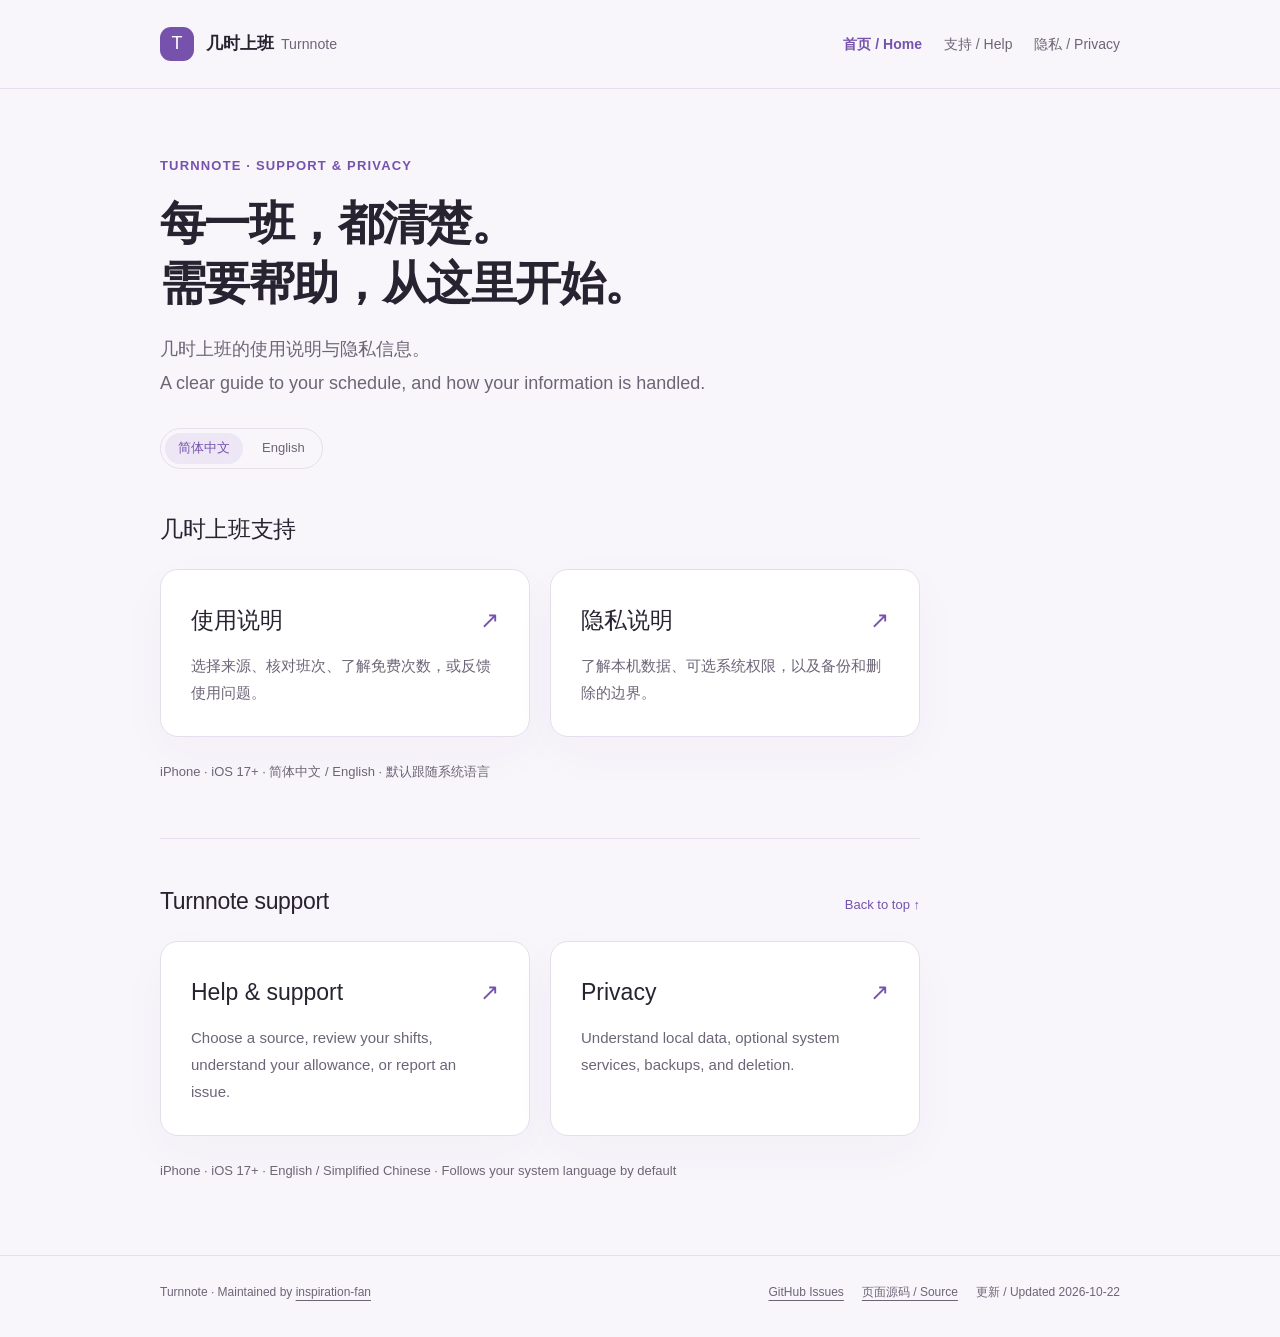
<file: index.html>
<!doctype html>
<html lang="zh-Hans">
<head>
<meta charset="utf-8"><meta name="viewport" content="width=device-width, initial-scale=1">
<title>支持与隐私 / Support & Privacy · Turnnote</title>
<meta name="description" content="几时上班 Turnnote 的中英文使用支持与简短隐私说明。Bilingual help and privacy information.">
<meta name="theme-color" content="#7652ad">
<link rel="stylesheet" href="styles.css">
</head>
<body id="top">
<a class="skip-link" href="#main">跳到正文 / Skip to content</a>
<header><div class="wrap header-inner"><a class="brand" href="index.html"><span class="brand-mark" aria-hidden="true">T</span><span>几时上班<small>Turnnote</small></span></a><nav aria-label="主导航 / Main navigation"><a href="index.html" aria-current="page">首页 / Home</a><a href="support.html">支持 / Help</a><a href="privacy.html">隐私 / Privacy</a></nav></div></header>
<main id="main" class="wrap"><div class="hero"><p class="eyebrow">TURNNOTE · SUPPORT &amp; PRIVACY</p><h1>每一班，都清楚。<br>需要帮助，从这里开始。</h1><p class="lede">几时上班的使用说明与隐私信息。<br><span lang="en">A clear guide to your schedule, and how your information is handled.</span></p><nav class="lang-nav" aria-label="页面语言 / Page language"><a href="#zh" lang="zh-Hans">简体中文</a><a href="#en" lang="en">English</a></nav></div>
<section id="zh" class="language-section" aria-labelledby="home-zh"><div class="section-heading"><h2 id="home-zh">几时上班支持</h2></div><div class="link-grid"><a class="link-card" href="support.html#zh"><div class="card-label"><span>使用说明</span><span aria-hidden="true">↗</span></div><p>选择来源、核对班次、了解免费次数，或反馈使用问题。</p></a><a class="link-card" href="privacy.html#zh"><div class="card-label"><span>隐私说明</span><span aria-hidden="true">↗</span></div><p>了解本机数据、可选系统权限，以及备份和删除的边界。</p></a></div><p class="meta">iPhone · iOS 17+ · 简体中文 / English · 默认跟随系统语言</p></section>
<section id="en" lang="en" class="language-section" aria-labelledby="home-en"><div class="section-heading"><h2 id="home-en">Turnnote support</h2><a href="#top">Back to top ↑</a></div><div class="link-grid"><a class="link-card" href="support.html#en"><div class="card-label"><span>Help &amp; support</span><span aria-hidden="true">↗</span></div><p>Choose a source, review your shifts, understand your allowance, or report an issue.</p></a><a class="link-card" href="privacy.html#en"><div class="card-label"><span>Privacy</span><span aria-hidden="true">↗</span></div><p>Understand local data, optional system services, backups, and deletion.</p></a></div><p class="meta">iPhone · iOS 17+ · English / Simplified Chinese · Follows your system language by default</p></section></main>
<footer><div class="wrap footer-inner"><span>Turnnote · Maintained by <a href="https://github.com/inspiration-fan">inspiration-fan</a></span><div class="footer-links"><a href="https://github.com/inspiration-fan/Turnnote-Support/issues">GitHub Issues</a><a href="https://github.com/inspiration-fan/Turnnote-Support">页面源码 / Source</a><span>更新 / Updated 2026-10-22</span></div></div></footer>
</body></html>
</file>
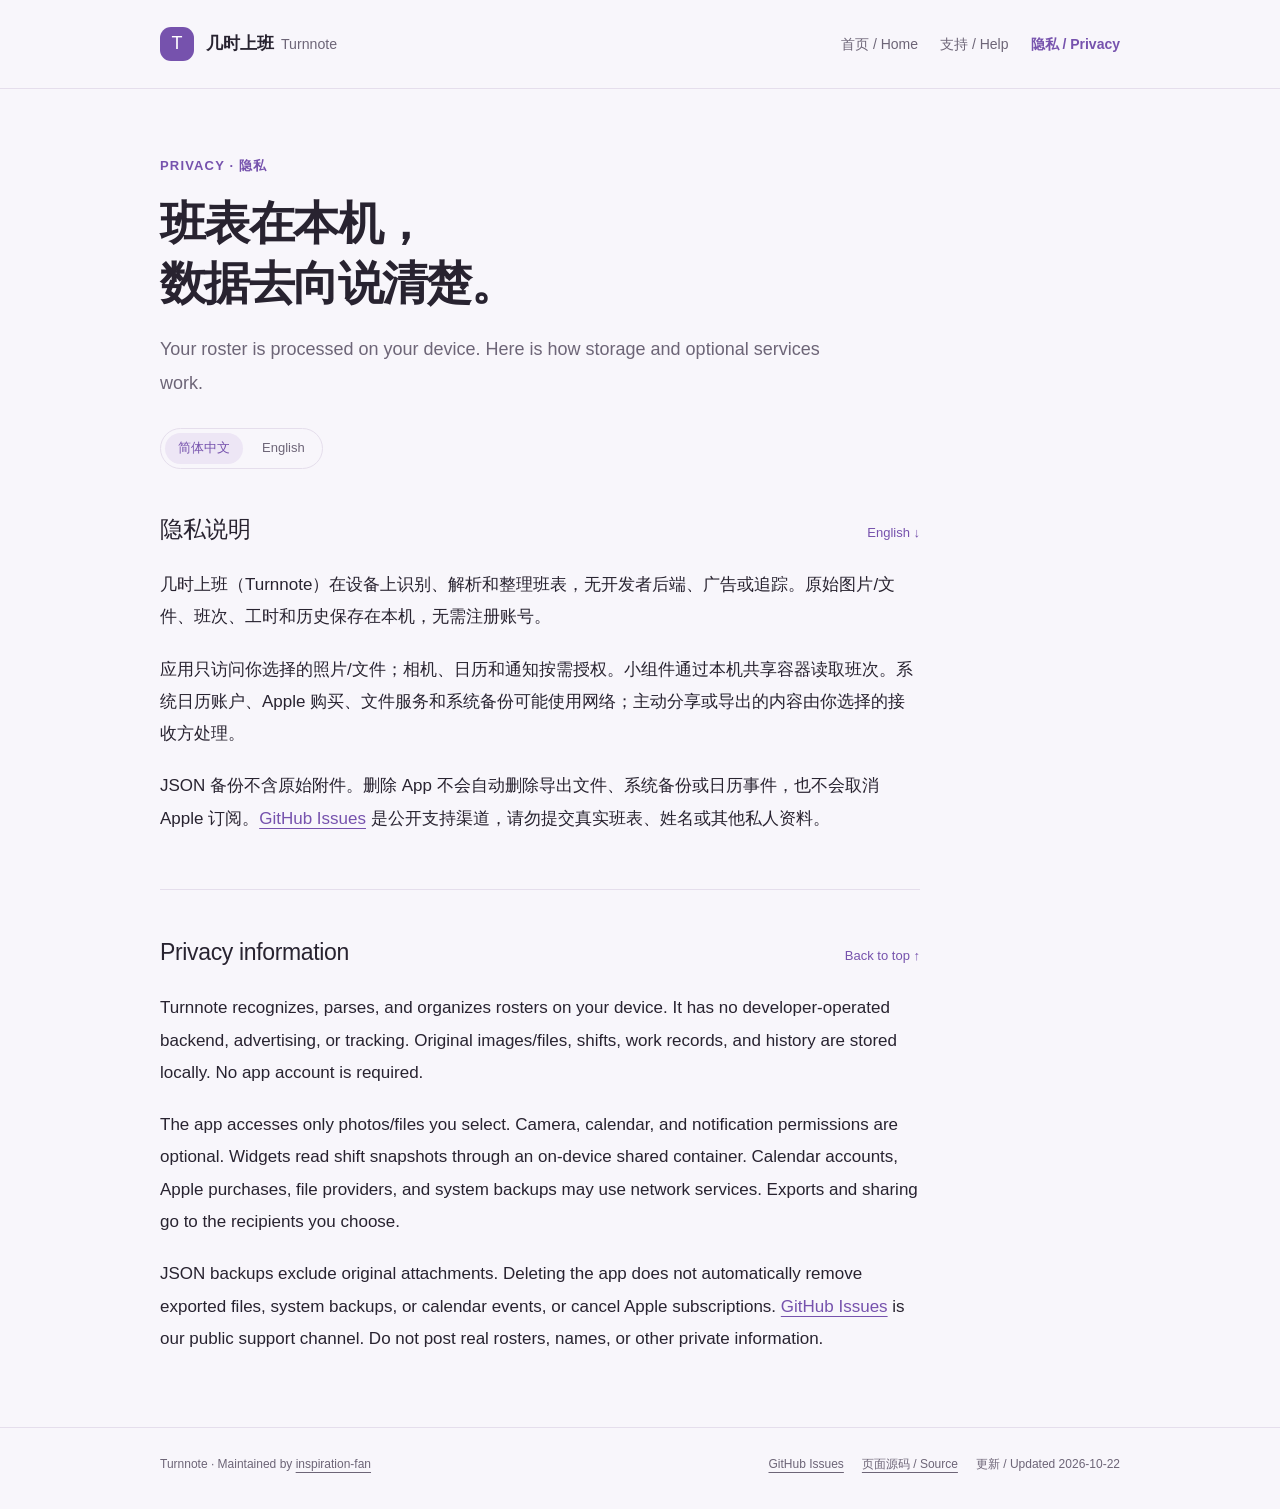
<file: privacy.html>
<!doctype html>
<html lang="zh-Hans">
<head>
<meta charset="utf-8"><meta name="viewport" content="width=device-width, initial-scale=1">
<title>隐私说明 / Privacy · Turnnote</title>
<meta name="description" content="Turnnote 在设备上处理班表。了解原始文件、系统权限、分享、备份与删除。On-device processing and optional system services.">
<meta name="theme-color" content="#7652ad">
<link rel="stylesheet" href="styles.css">
</head>
<body id="top">
<a class="skip-link" href="#main">跳到正文 / Skip to content</a>
<header><div class="wrap header-inner"><a class="brand" href="index.html"><span class="brand-mark" aria-hidden="true">T</span><span>几时上班<small>Turnnote</small></span></a><nav aria-label="主导航 / Main navigation"><a href="index.html">首页 / Home</a><a href="support.html">支持 / Help</a><a href="privacy.html" aria-current="page">隐私 / Privacy</a></nav></div></header>
<main id="main" class="wrap"><div class="hero"><p class="eyebrow">PRIVACY · 隐私</p><h1>班表在本机，<br>数据去向说清楚。</h1><p class="lede" lang="en">Your roster is processed on your device. Here is how storage and optional services work.</p><nav class="lang-nav" aria-label="页面语言 / Page language"><a href="#zh" lang="zh-Hans">简体中文</a><a href="#en" lang="en">English</a></nav></div>
<section id="zh" class="language-section prose" aria-labelledby="privacy-zh"><div class="section-heading"><h2 id="privacy-zh">隐私说明</h2><a href="#en">English ↓</a></div>
<p>几时上班（Turnnote）在设备上识别、解析和整理班表，无开发者后端、广告或追踪。原始图片/文件、班次、工时和历史保存在本机，无需注册账号。</p>
<p>应用只访问你选择的照片/文件；相机、日历和通知按需授权。小组件通过本机共享容器读取班次。系统日历账户、Apple 购买、文件服务和系统备份可能使用网络；主动分享或导出的内容由你选择的接收方处理。</p>
<p>JSON 备份不含原始附件。删除 App 不会自动删除导出文件、系统备份或日历事件，也不会取消 Apple 订阅。<a href="https://github.com/inspiration-fan/Turnnote-Support/issues">GitHub Issues</a> 是公开支持渠道，请勿提交真实班表、姓名或其他私人资料。</p></section>
<section id="en" lang="en" class="language-section prose" aria-labelledby="privacy-en"><div class="section-heading"><h2 id="privacy-en">Privacy information</h2><a href="#top">Back to top ↑</a></div>
<p>Turnnote recognizes, parses, and organizes rosters on your device. It has no developer-operated backend, advertising, or tracking. Original images/files, shifts, work records, and history are stored locally. No app account is required.</p>
<p>The app accesses only photos/files you select. Camera, calendar, and notification permissions are optional. Widgets read shift snapshots through an on-device shared container. Calendar accounts, Apple purchases, file providers, and system backups may use network services. Exports and sharing go to the recipients you choose.</p>
<p>JSON backups exclude original attachments. Deleting the app does not automatically remove exported files, system backups, or calendar events, or cancel Apple subscriptions. <a href="https://github.com/inspiration-fan/Turnnote-Support/issues">GitHub Issues</a> is our public support channel. Do not post real rosters, names, or other private information.</p></section></main>
<footer><div class="wrap footer-inner"><span>Turnnote · Maintained by <a href="https://github.com/inspiration-fan">inspiration-fan</a></span><div class="footer-links"><a href="https://github.com/inspiration-fan/Turnnote-Support/issues">GitHub Issues</a><a href="https://github.com/inspiration-fan/Turnnote-Support">页面源码 / Source</a><span>更新 / Updated 2026-10-22</span></div></div></footer>
</body></html>
</file>
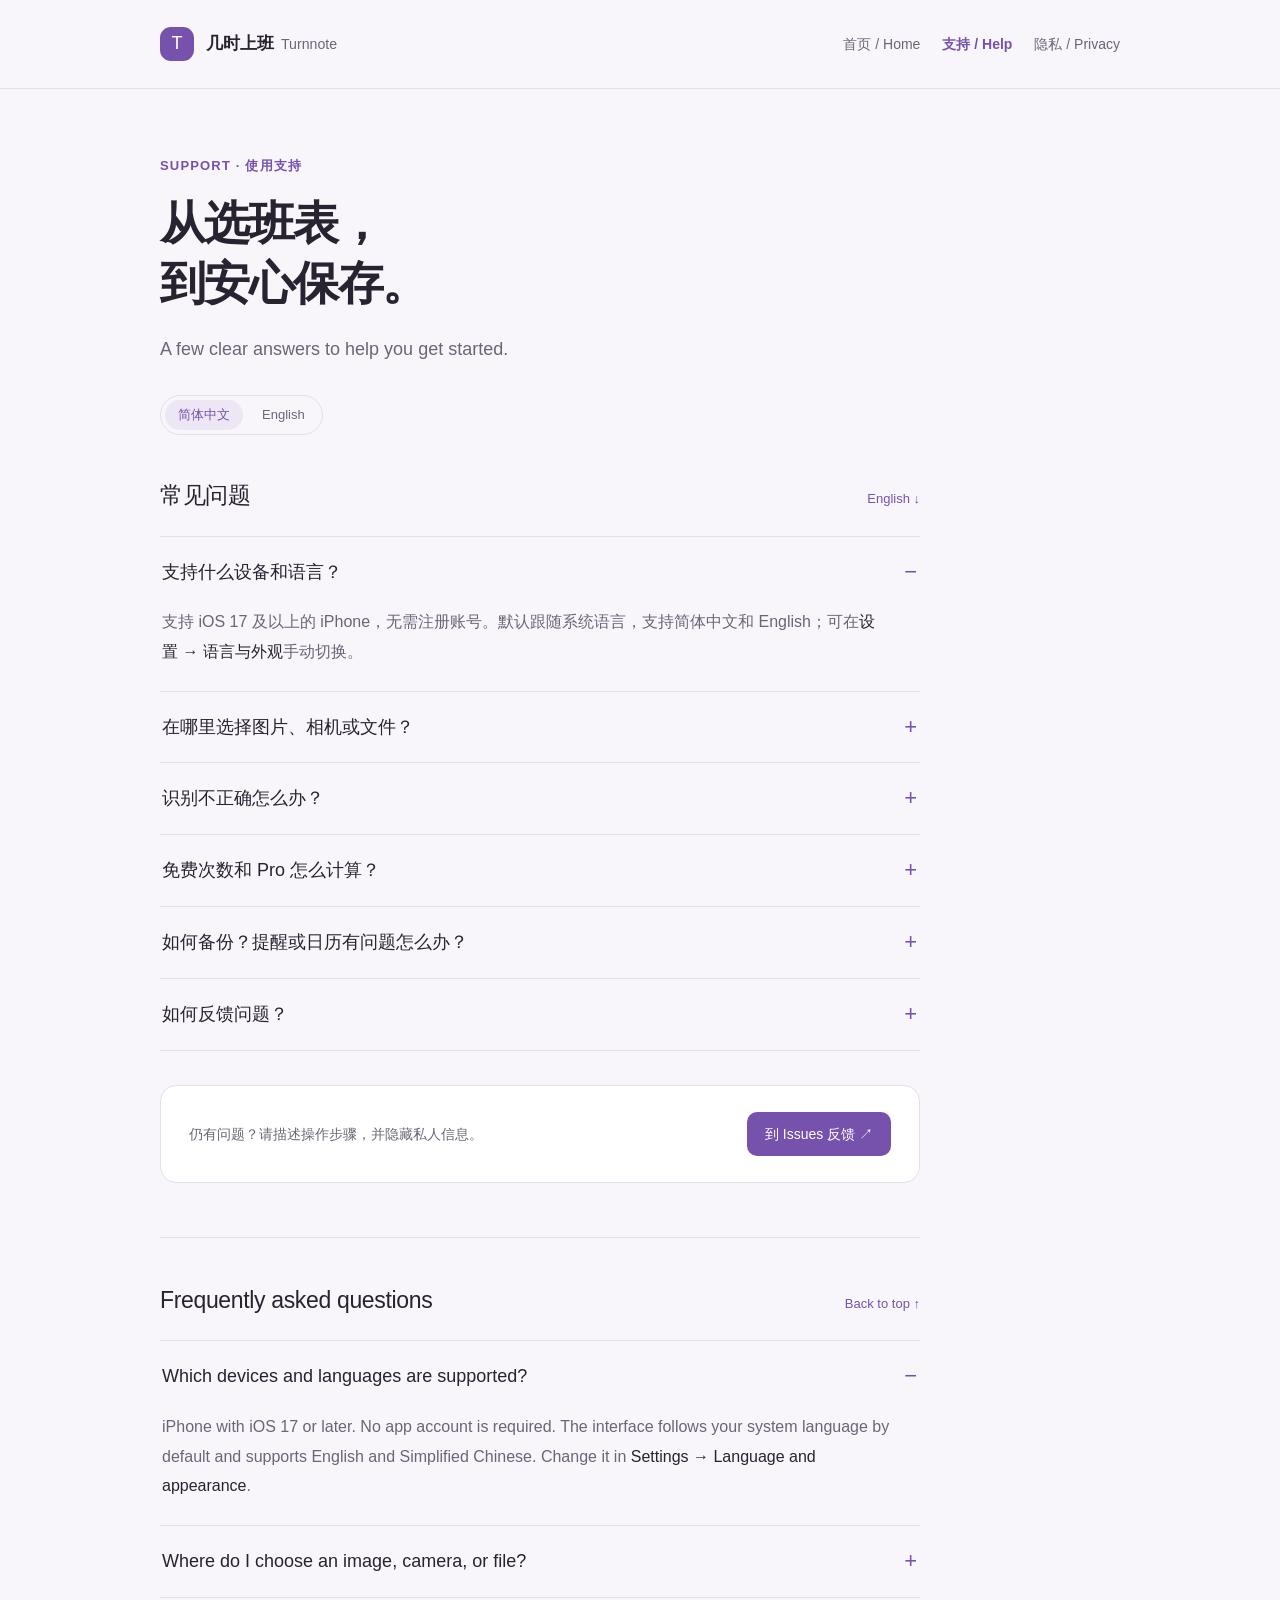
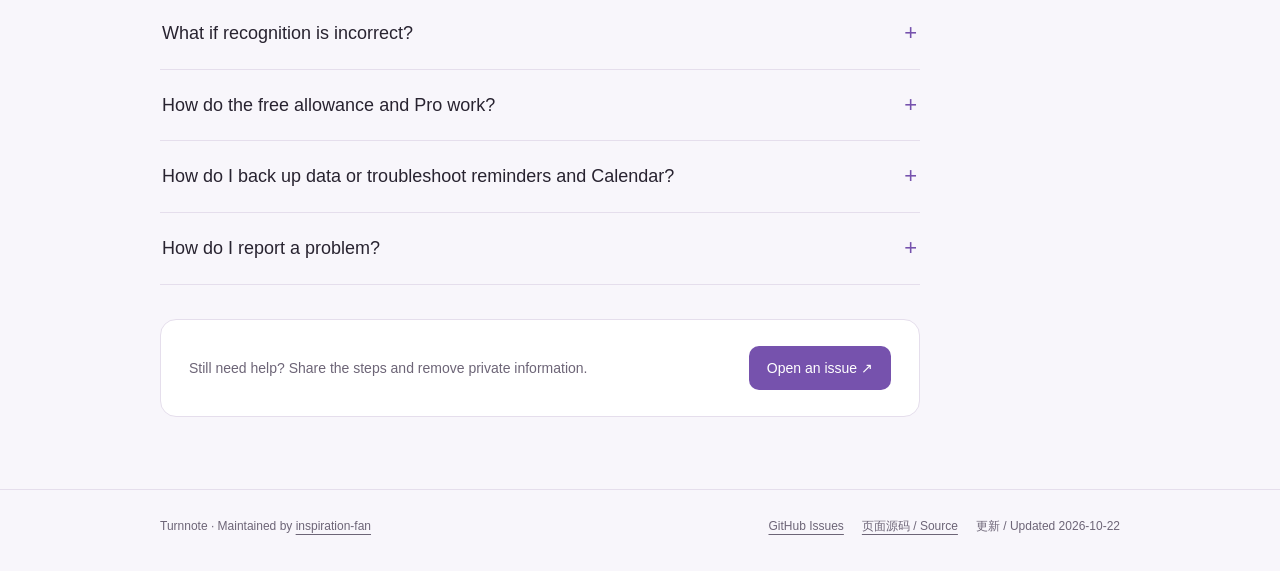
<file: support.html>
<!doctype html>
<html lang="zh-Hans">
<head>
<meta charset="utf-8"><meta name="viewport" content="width=device-width, initial-scale=1">
<title>使用支持 / Help · Turnnote</title>
<meta name="description" content="Turnnote 使用支持：照片、相机和文件导入，识别核对、免费额度、备份与公开问题反馈。Help with imports, allowance, and backups.">
<meta name="theme-color" content="#7652ad">
<link rel="stylesheet" href="styles.css">
</head>
<body id="top">
<a class="skip-link" href="#main">跳到正文 / Skip to content</a>
<header><div class="wrap header-inner"><a class="brand" href="index.html"><span class="brand-mark" aria-hidden="true">T</span><span>几时上班<small>Turnnote</small></span></a><nav aria-label="主导航 / Main navigation"><a href="index.html">首页 / Home</a><a href="support.html" aria-current="page">支持 / Help</a><a href="privacy.html">隐私 / Privacy</a></nav></div></header>
<main id="main" class="wrap"><div class="hero"><p class="eyebrow">SUPPORT · 使用支持</p><h1>从选班表，<br>到安心保存。</h1><p class="lede" lang="en">A few clear answers to help you get started.</p><nav class="lang-nav" aria-label="页面语言 / Page language"><a href="#zh" lang="zh-Hans">简体中文</a><a href="#en" lang="en">English</a></nav></div>
<section id="zh" class="language-section" aria-labelledby="help-zh"><div class="section-heading"><h2 id="help-zh">常见问题</h2><a href="#en">English ↓</a></div><div class="faq"><details open><summary>支持什么设备和语言？</summary><div class="answer"><p>支持 iOS 17 及以上的 iPhone，无需注册账号。默认跟随系统语言，支持简体中文和 English；可在<strong>设置 → 语言与外观</strong>手动切换。</p></div></details><details><summary>在哪里选择图片、相机或文件？</summary><div class="answer"><p>在<strong>今天</strong>或<strong>班表</strong>点<strong>导入班表</strong>，再选择来源：</p><ul><li><strong>截图 / 照片</strong>：从系统相册选中具体图片。</li><li><strong>相机拍照 / 扫描</strong>：拍摄纸质班表。</li><li><strong>Excel / PDF / CSV</strong>：从系统“文件”选择文件。</li></ul><p>支持图片、PDF、无宏且未加密的 <code>.xlsx</code> 和 UTF-8 CSV；旧 <code>.xls</code>、宏文件和加密文件需先转换。</p></div></details><details><summary>识别不正确怎么办？</summary><div class="answer"><p>先旋转或裁剪图片，保留清晰的姓名和日期表头，再选择自己的行及月份。同名时核对日期范围；表格文件需核对工作表、表头行和姓名列。</p><p>逐日修正结果，<strong>预览保存结果</strong>并确认各日期后再保存。看不清或未知的内容不会自动视为休息，也可点<strong>更换班表</strong>重选来源。</p></div></details><details><summary>免费次数和 Pro 怎么计算？</summary><div class="answer"><p>每自然月共用 <strong>5 次成功自动操作</strong>，用于新班表导入或新轮班批量保存；一次整份/整批计 1 次。取消、失败、重复、零变化不扣，手动编辑不计次。撤销不退次数。</p><p>Pro 可用时提供不限次自动操作，价格以 App 和 Apple 确认页面为准；显示“订阅尚未就绪”时暂不能购买。购买恢复与管理入口在<strong>设置 → 自动安排额度</strong>。删除 App 不会自动取消订阅。</p></div></details><details><summary>如何备份？提醒或日历有问题怎么办？</summary><div class="answer"><p>在<strong>设置 → 备份与恢复</strong>导出 JSON，原始附件请另外保存。应用没有自建云同步。遇到数据读取错误，先保留备份，勿直接删除 App。</p><p>提醒和日历需主动开启；检查系统权限、专注模式及 App 内提示。通知送达和小组件刷新由系统控制，日历同步与本机保存分开。</p></div></details><details><summary>如何反馈问题？</summary><div class="answer"><p>到 <a href="https://github.com/inspiration-fan/Turnnote-Support/issues">GitHub Issues</a> 提交 App 版本、iPhone/iOS 版本、操作步骤和错误信息。导入问题可附匿名化小样。</p><p><strong>Issues 公开可见</strong>，请勿提交真实排班表、员工姓名、密码或支付信息。</p></div></details></div><div class="contact"><p>仍有问题？请描述操作步骤，并隐藏私人信息。</p><a class="button" href="https://github.com/inspiration-fan/Turnnote-Support/issues">到 Issues 反馈 ↗</a></div></section>
<section id="en" lang="en" class="language-section" aria-labelledby="help-en"><div class="section-heading"><h2 id="help-en">Frequently asked questions</h2><a href="#top">Back to top ↑</a></div><div class="faq"><details open><summary>Which devices and languages are supported?</summary><div class="answer"><p>iPhone with iOS 17 or later. No app account is required. The interface follows your system language by default and supports English and Simplified Chinese. Change it in <strong>Settings → Language and appearance</strong>.</p></div></details><details><summary>Where do I choose an image, camera, or file?</summary><div class="answer"><p>Tap <strong>Import a schedule</strong> in <strong>Today</strong> or <strong>Schedule</strong>, then choose:</p><ul><li><strong>Screenshots / photos</strong>: Select the exact image in the system photo picker.</li><li><strong>Camera / scan</strong>: Capture a paper roster.</li><li><strong>Excel / PDF / CSV</strong>: Select a document in Files.</li></ul><p>Supported formats include images, PDFs, unencrypted macro-free <code>.xlsx</code>, and UTF-8 CSV. Convert legacy <code>.xls</code>, macro-enabled, or encrypted files first.</p></div></details><details><summary>What if recognition is incorrect?</summary><div class="answer"><p>Rotate or crop the image while keeping names and date headers readable. Select your row and month; check the date range when names repeat. For spreadsheets, verify the worksheet, header row, and name column.</p><p>Correct each date and <strong>Preview changes</strong> before confirming and saving. Unreadable or unknown content is not treated as rest. Use <strong>Change source</strong> to choose another file.</p></div></details><details><summary>How do the free allowance and Pro work?</summary><div class="answer"><p><strong>Five successful automated actions</strong> are shared each calendar month between new roster imports and new bulk schedules. A whole import or batch counts once. Cancelled, failed, duplicate, or unchanged operations use none; manual editing is unmetered. Undo does not refund an action.</p><p>When available, Pro provides unlimited automated actions. Check the app and Apple’s confirmation sheet for prices. Purchases are unavailable when the app says subscriptions are not ready. Restore and management options are in <strong>Settings → Automated action allowance</strong>. Deleting the app does not cancel a subscription.</p></div></details><details><summary>How do I back up data or troubleshoot reminders and Calendar?</summary><div class="answer"><p>Export JSON in <strong>Settings → Backup and recovery</strong>; keep original attachments separately. The app has no developer-operated cloud sync. If data cannot be read, preserve your backups instead of immediately deleting the app.</p><p>Enable reminders and Calendar explicitly, then check system permissions, Focus, and in-app messages. Notification delivery and widget refresh depend on the system. Calendar sync is separate from local saving.</p></div></details><details><summary>How do I report a problem?</summary><div class="answer"><p>Open a <a href="https://github.com/inspiration-fan/Turnnote-Support/issues">GitHub Issue</a> with the app version, iPhone/iOS version, steps, and error message. An anonymized sample can help with import problems.</p><p><strong>Issues are public.</strong> Never post real rosters, employee names, passwords, or payment details.</p></div></details></div><div class="contact"><p>Still need help? Share the steps and remove private information.</p><a class="button" href="https://github.com/inspiration-fan/Turnnote-Support/issues">Open an issue ↗</a></div></section></main>
<footer><div class="wrap footer-inner"><span>Turnnote · Maintained by <a href="https://github.com/inspiration-fan">inspiration-fan</a></span><div class="footer-links"><a href="https://github.com/inspiration-fan/Turnnote-Support/issues">GitHub Issues</a><a href="https://github.com/inspiration-fan/Turnnote-Support">页面源码 / Source</a><span>更新 / Updated 2026-10-22</span></div></div></footer>
</body></html>
</file>
<file: styles.css>
:root{color-scheme:light dark;--paper:#f8f6fb;--surface:#fff;--ink:#282330;--muted:#6d6577;--accent:#7652ad;--tint:#ede6f5;--line:#e5deec;--shadow:0 16px 50px #49325808}
*{box-sizing:border-box}html{scroll-behavior:smooth;scroll-padding-top:24px}body{margin:0;background:var(--paper);color:var(--ink);font-family:-apple-system,BlinkMacSystemFont,"Segoe UI","PingFang SC","Hiragino Sans GB",sans-serif;font-size:17px;line-height:1.75;-webkit-font-smoothing:antialiased}a{color:var(--accent);text-underline-offset:4px}a:hover{text-decoration-thickness:2px}a:focus-visible,summary:focus-visible{outline:3px solid var(--accent);outline-offset:5px;border-radius:4px}.skip-link{position:absolute;top:-80px;left:20px;z-index:5;padding:10px 16px;background:var(--surface)}.skip-link:focus{top:12px}.wrap{width:min(100% - 48px,960px);margin-inline:auto}header{border-bottom:1px solid var(--line)}.header-inner{display:flex;align-items:center;justify-content:space-between;gap:20px;min-height:88px}.brand{display:flex;align-items:center;gap:12px;color:var(--ink);text-decoration:none;font-weight:600;white-space:nowrap}.brand-mark{display:grid;place-items:center;width:34px;height:34px;background:var(--accent);color:var(--surface);border-radius:11px;font-size:18px;font-weight:500}.brand small{font-weight:400;color:var(--muted);margin-left:7px}nav{display:flex;gap:22px;align-items:center;font-size:14px}nav a{text-decoration:none;color:var(--muted)}nav a[aria-current=page]{color:var(--accent);font-weight:600}main{padding-block:66px 72px}.hero{max-width:760px;margin-bottom:40px}.eyebrow{color:var(--accent);font-size:13px;font-weight:600;letter-spacing:.09em;margin:0 0 16px}.hero h1{font-size:clamp(30px,4.8vw,46px);font-weight:600;letter-spacing:-.035em;line-height:1.3;margin:0 0 20px}.lede{color:var(--muted);max-width:660px;margin:0;font-size:18px;line-height:1.85}.lang-nav{display:flex;gap:6px;align-items:center;width:fit-content;border:1px solid var(--line);padding:4px;border-radius:30px;margin:28px 0 0;font-size:13px}.lang-nav a{padding:4px 13px;color:var(--muted);text-decoration:none;border-radius:22px}.lang-nav a:first-child{background:var(--tint);color:var(--accent)}.link-grid{display:grid;grid-template-columns:1fr 1fr;gap:20px}.link-card{display:block;padding:30px;background:var(--surface);border:1px solid var(--line);border-radius:18px;color:var(--ink);text-decoration:none;box-shadow:var(--shadow)}.link-card:hover{border-color:var(--accent)}.card-label{display:flex;align-items:center;justify-content:space-between;gap:20px;font-size:23px;font-weight:500;margin-bottom:12px}.card-label span:last-child{color:var(--accent)}.link-card p{color:var(--muted);font-size:15px;margin:0;line-height:1.8}.meta{color:var(--muted);font-size:13px;margin:24px 0 0}.language-section{max-width:760px}.language-section+.language-section{margin-top:54px;padding-top:42px;border-top:1px solid var(--line)}.section-heading{display:flex;align-items:baseline;justify-content:space-between;gap:20px;margin-bottom:20px}.section-heading h2{font-size:23px;font-weight:500;letter-spacing:-.015em;margin:0}.section-heading a{font-size:13px;text-decoration:none}.prose p{margin:0 0 20px;line-height:1.9}.prose p:last-child{margin-bottom:0}.note{font-size:14px;color:var(--muted);padding:17px 20px;border-left:3px solid var(--accent);background:var(--tint);border-radius:0 8px 8px 0;margin:26px 0}.faq{border-top:1px solid var(--line)}details{border-bottom:1px solid var(--line);padding:0 2px}summary{cursor:pointer;font-size:18px;font-weight:500;line-height:1.6;padding:21px 26px 21px 0;position:relative;list-style:none}summary::-webkit-details-marker{display:none}summary:after{content:"+";position:absolute;right:1px;top:21px;color:var(--accent);font-size:22px;line-height:1.3;font-weight:400}details[open] summary:after{content:"−"}.answer{padding:0 28px 24px 0;color:var(--muted);font-size:16px;line-height:1.85}.answer p{margin:0 0 12px}.answer p:last-child{margin:0}.answer ul{padding-left:22px;margin:8px 0 14px}.answer li{padding-left:3px;margin:5px 0}.answer strong{font-weight:500;color:var(--ink)}.contact{display:flex;align-items:center;justify-content:space-between;gap:22px;padding:26px 28px;background:var(--surface);border:1px solid var(--line);border-radius:16px;margin-top:34px}.contact p{margin:0;color:var(--muted);font-size:14px}.button{display:inline-block;border-radius:10px;background:var(--accent);color:#fff;text-decoration:none;font-size:14px;font-weight:500;padding:10px 18px;white-space:nowrap}.button:hover{text-decoration:none;filter:brightness(1.08)}code{font-size:.9em;color:var(--ink);background:var(--tint);border-radius:4px;padding:2px 4px}footer{border-top:1px solid var(--line);padding-block:26px 34px;color:var(--muted);font-size:12px}.footer-inner{display:flex;justify-content:space-between;align-items:center;gap:20px}footer a{color:var(--muted)}.footer-links{display:flex;gap:18px;flex-wrap:wrap}@media(prefers-color-scheme:dark){:root{--paper:#18151d;--surface:#211d28;--ink:#eee8f3;--muted:#b4a9c1;--accent:#bd9fe8;--tint:#332a40;--line:#3b3246;--shadow:none}.brand-mark{color:#21172e}.button{background:#ad8bdc;color:#20162d}}@media(max-width:600px){.wrap{width:min(100% - 36px,960px)}.header-inner{min-height:76px;gap:12px;flex-wrap:wrap;padding-block:18px}header nav{width:100%;justify-content:space-between}.brand{gap:8px}.brand small{display:none}nav{gap:14px;font-size:13px}.brand-mark{width:30px;height:30px;font-size:16px}main{padding-block:42px 52px}.hero{margin-bottom:30px}.hero h1{font-size:32px}.lede{font-size:16px}.link-grid{grid-template-columns:1fr;gap:14px}.link-card{padding:24px}.card-label{font-size:21px}.language-section+.language-section{margin-top:38px;padding-top:32px}summary{font-size:17px}.answer{padding-right:10px}.contact{display:block;padding:22px}.contact .button{margin-top:15px}.footer-inner{display:block}.footer-links{margin-top:12px}.section-heading{align-items:center}.section-heading h2{font-size:21px}}@media(prefers-reduced-motion:reduce){html{scroll-behavior:auto}}
</file>
